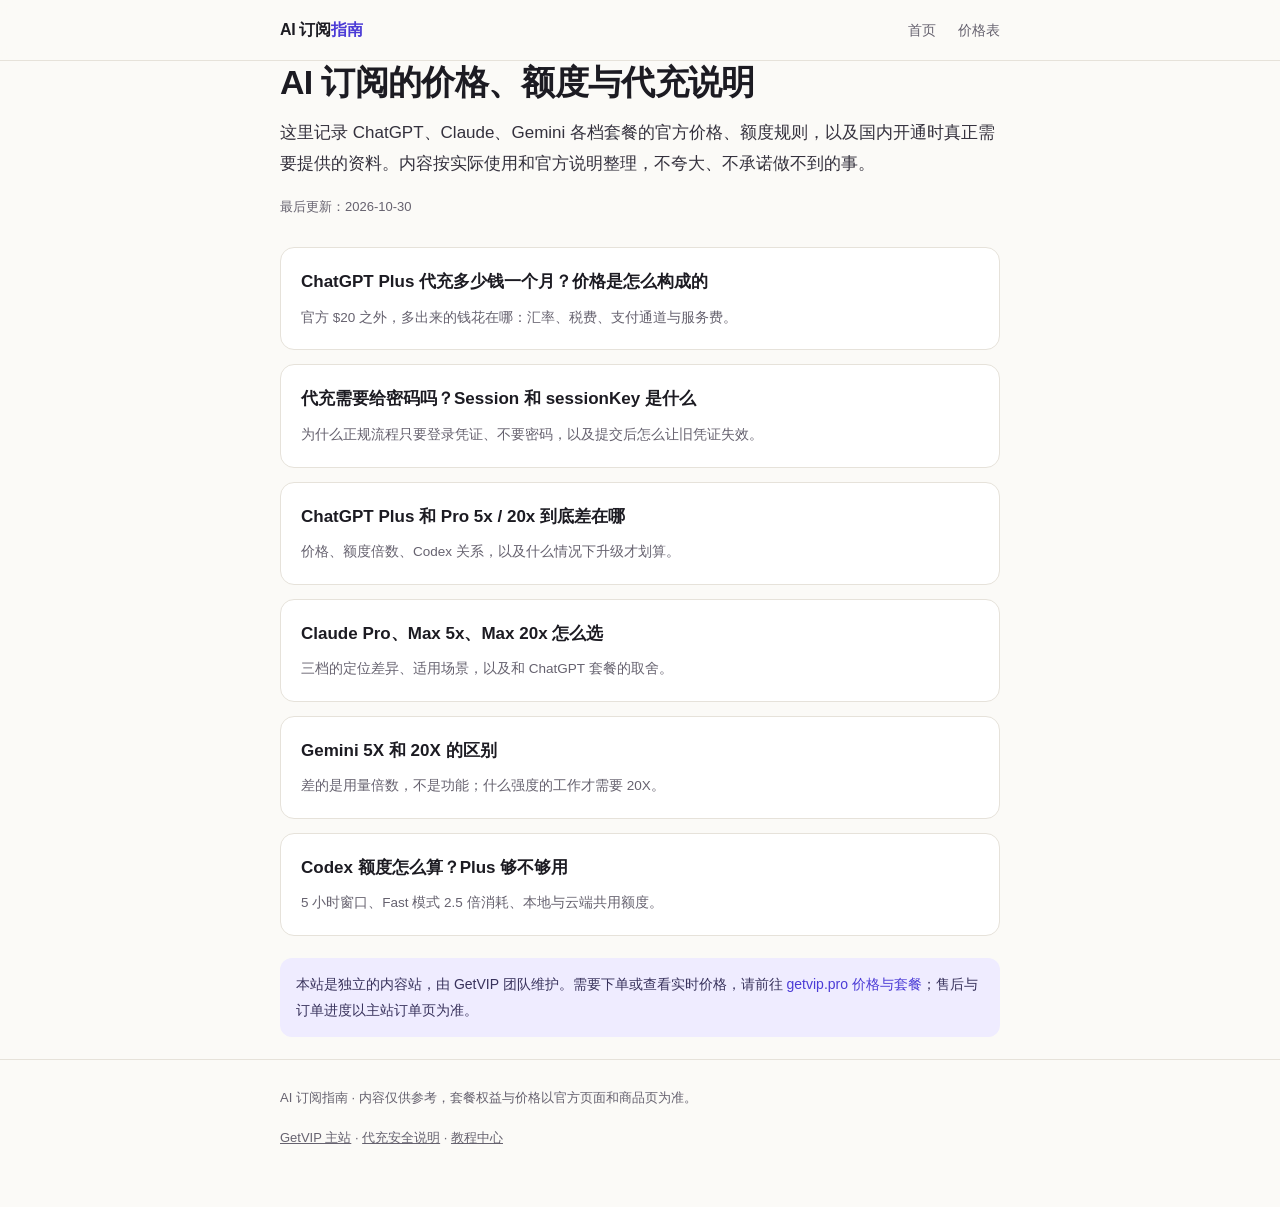
<file: index.html>
<!doctype html>
<html lang="zh-CN">
<head>
<meta charset="utf-8">
<meta name="viewport" content="width=device-width, initial-scale=1">
<title>AI 订阅指南｜ChatGPT、Claude、Gemini 价格与代充说明</title>
<meta name="description" content="关于 ChatGPT Plus / Pro、Claude Pro / Max、Gemini 5X / 20X 的价格构成、额度规则、代充所需资料与风险说明，持续更新。">
<link rel="canonical" href="https://mulfrion.github.io/ai-sub-guide/">
<meta property="og:title" content="AI 订阅指南｜价格、额度与代充说明">
<meta property="og:description" content="ChatGPT、Claude、Gemini 的价格构成、额度规则与代充资料说明。">
<meta property="og:type" content="website">
<meta property="og:url" content="https://mulfrion.github.io/ai-sub-guide/">
<link rel="stylesheet" href="assets/style.css">
<script type="application/ld+json">
{"@context":"https://schema.org","@type":"WebSite","name":"AI 订阅指南","url":"https://mulfrion.github.io/ai-sub-guide/","inLanguage":"zh-CN","description":"ChatGPT、Claude、Gemini 的价格、额度与代充说明。"}
</script>
</head>
<body>
<header class="site">
  <div class="wrap">
    <a class="brand" href="index.html">AI 订阅<span>指南</span></a>
    <nav>
      <a href="index.html">首页</a>
      <a href="https://getvip.pro/price">价格表</a>
    </nav>
  </div>
</header>
<main class="wrap">
  <h1>AI 订阅的价格、额度与代充说明</h1>
  <p class="lead">这里记录 ChatGPT、Claude、Gemini 各档套餐的官方价格、额度规则，以及国内开通时真正需要提供的资料。内容按实际使用和官方说明整理，不夸大、不承诺做不到的事。</p>
  <p class="meta">最后更新：2026-10-30</p>

  <ul class="card-list">
    <li><a class="card" href="articles/chatgpt-plus-price.html">
      <strong>ChatGPT Plus 代充多少钱一个月？价格是怎么构成的</strong>
      <span>官方 $20 之外，多出来的钱花在哪：汇率、税费、支付通道与服务费。</span>
    </a></li>
    <li><a class="card" href="articles/session-or-password.html">
      <strong>代充需要给密码吗？Session 和 sessionKey 是什么</strong>
      <span>为什么正规流程只要登录凭证、不要密码，以及提交后怎么让旧凭证失效。</span>
    </a></li>
    <li><a class="card" href="articles/plus-vs-pro.html">
      <strong>ChatGPT Plus 和 Pro 5x / 20x 到底差在哪</strong>
      <span>价格、额度倍数、Codex 关系，以及什么情况下升级才划算。</span>
    </a></li>
    <li><a class="card" href="articles/claude-plans.html">
      <strong>Claude Pro、Max 5x、Max 20x 怎么选</strong>
      <span>三档的定位差异、适用场景，以及和 ChatGPT 套餐的取舍。</span>
    </a></li>
    <li><a class="card" href="articles/gemini-5x-vs-20x.html">
      <strong>Gemini 5X 和 20X 的区别</strong>
      <span>差的是用量倍数，不是功能；什么强度的工作才需要 20X。</span>
    </a></li>
    <li><a class="card" href="articles/codex-quota.html">
      <strong>Codex 额度怎么算？Plus 够不够用</strong>
      <span>5 小时窗口、Fast 模式 2.5 倍消耗、本地与云端共用额度。</span>
    </a></li>
  </ul>

  <div class="note">
    本站是独立的内容站，由 GetVIP 团队维护。需要下单或查看实时价格，请前往
    <a href="https://getvip.pro/price">getvip.pro 价格与套餐</a>；售后与订单进度以主站订单页为准。
  </div>
</main>
<footer class="site">
  <div class="wrap">
    <p>AI 订阅指南 · 内容仅供参考，套餐权益与价格以官方页面和商品页为准。</p>
    <p><a href="https://getvip.pro">GetVIP 主站</a> · <a href="https://getvip.pro/safety">代充安全说明</a> · <a href="https://getvip.pro/guides">教程中心</a></p>
  </div>
</footer>
</body>
</html>
</file>
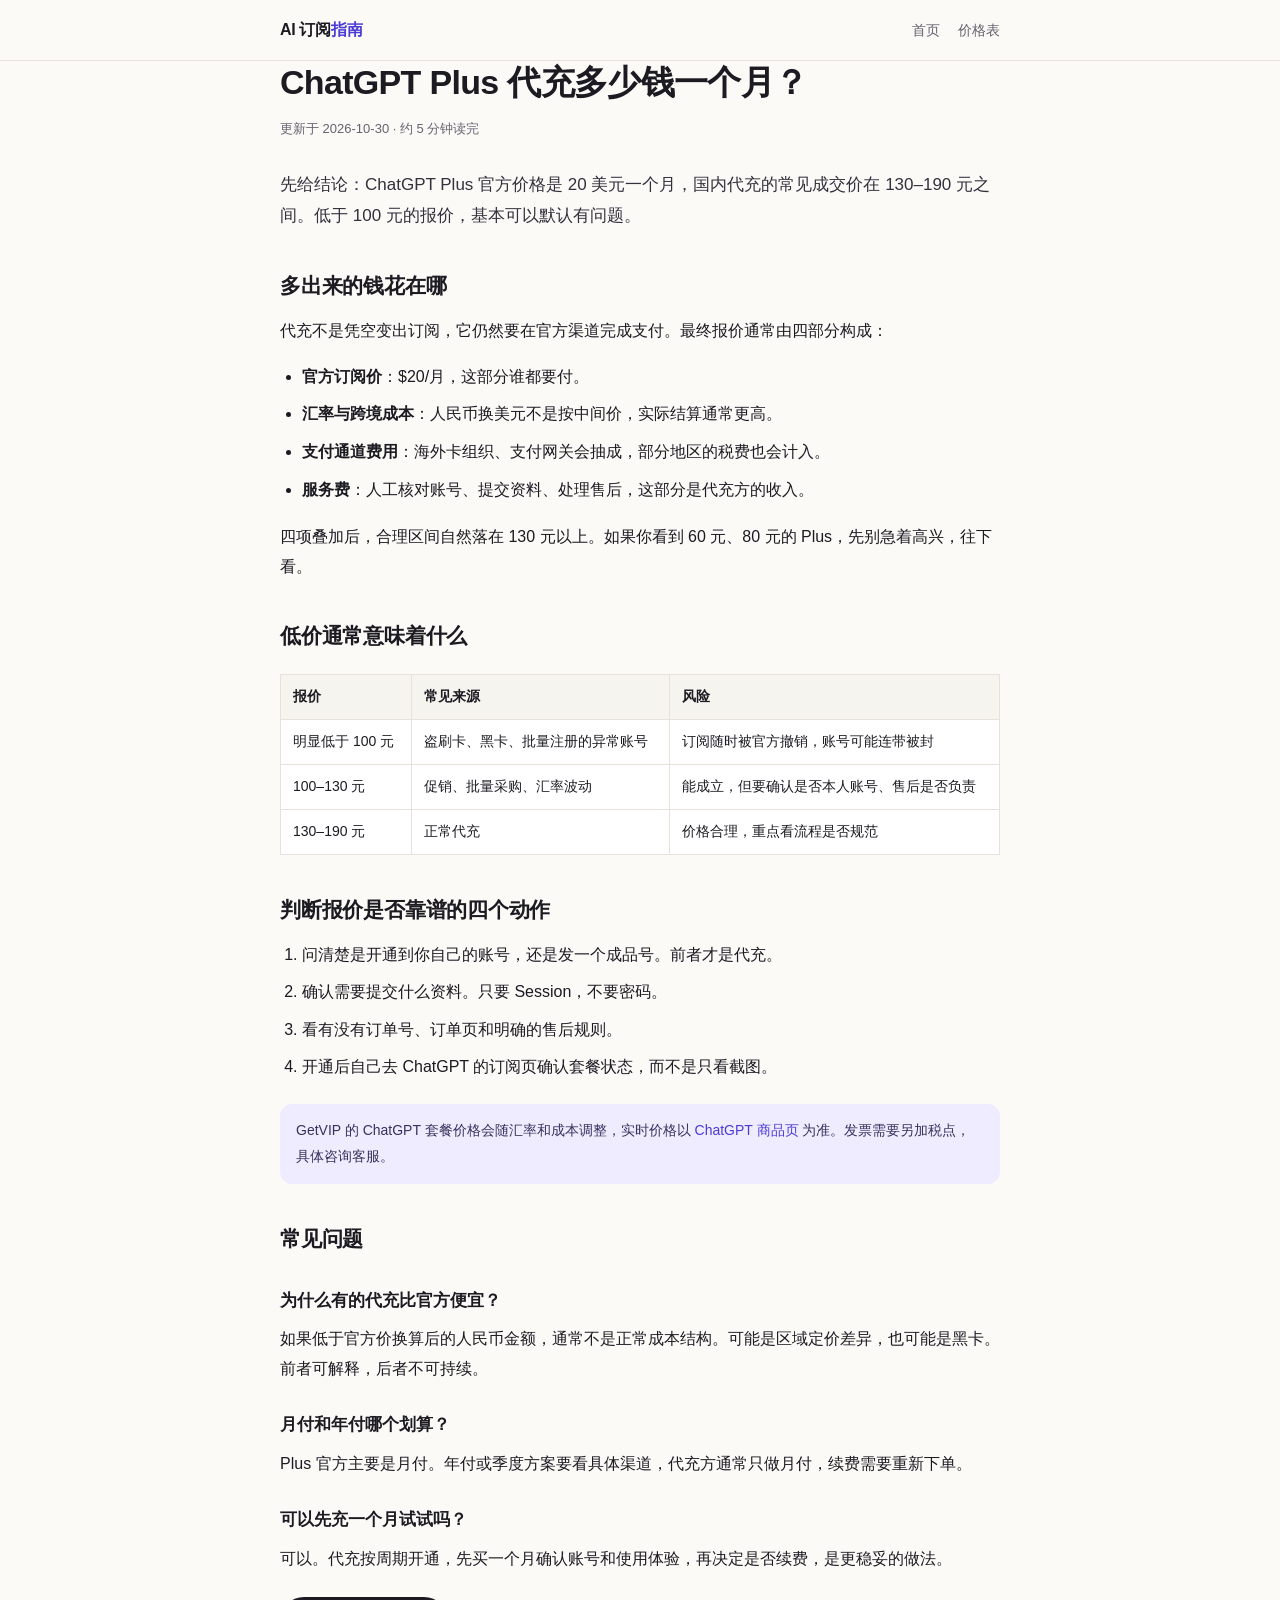
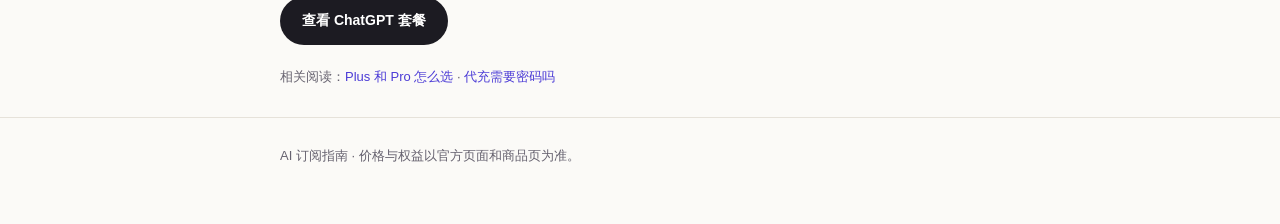
<file: articles/chatgpt-plus-price.html>
<!doctype html>
<html lang="zh-CN">
<head>
<meta charset="utf-8">
<meta name="viewport" content="width=device-width, initial-scale=1">
<title>ChatGPT Plus 代充多少钱一个月？价格构成与合理区间</title>
<meta name="description" content="ChatGPT Plus 官方 20 美元一个月，国内代充常见报价 130–190 元。拆解汇率、税费、支付通道和服务费，说明哪些低价不正常。">
<link rel="canonical" href="https://mulfrion.github.io/ai-sub-guide/articles/chatgpt-plus-price.html">
<meta property="og:title" content="ChatGPT Plus 代充多少钱一个月？">
<meta property="og:description" content="拆解 ChatGPT Plus 代充价格的构成，以及如何判断报价是否合理。">
<meta property="og:type" content="article">
<meta property="og:url" content="https://mulfrion.github.io/ai-sub-guide/articles/chatgpt-plus-price.html">
<link rel="stylesheet" href="../assets/style.css">
<script type="application/ld+json">
{"@context":"https://schema.org","@type":"Article","headline":"ChatGPT Plus 代充多少钱一个月？价格构成与合理区间","datePublished":"2026-10-30","dateModified":"2026-10-30","inLanguage":"zh-CN","author":{"@type":"Organization","name":"GetVIP"},"mainEntityOfPage":"https://mulfrion.github.io/ai-sub-guide/articles/chatgpt-plus-price.html"}
</script>
</head>
<body>
<header class="site">
  <div class="wrap">
    <a class="brand" href="../index.html">AI 订阅<span>指南</span></a>
    <nav><a href="../index.html">首页</a><a href="https://getvip.pro/price">价格表</a></nav>
  </div>
</header>
<main class="wrap">
  <h1>ChatGPT Plus 代充多少钱一个月？</h1>
  <p class="meta">更新于 2026-10-30 · 约 5 分钟读完</p>

  <p class="lead">先给结论：ChatGPT Plus 官方价格是 20 美元一个月，国内代充的常见成交价在 130–190 元之间。低于 100 元的报价，基本可以默认有问题。</p>

  <h2>多出来的钱花在哪</h2>
  <p>代充不是凭空变出订阅，它仍然要在官方渠道完成支付。最终报价通常由四部分构成：</p>
  <ul>
    <li><strong>官方订阅价</strong>：$20/月，这部分谁都要付。</li>
    <li><strong>汇率与跨境成本</strong>：人民币换美元不是按中间价，实际结算通常更高。</li>
    <li><strong>支付通道费用</strong>：海外卡组织、支付网关会抽成，部分地区的税费也会计入。</li>
    <li><strong>服务费</strong>：人工核对账号、提交资料、处理售后，这部分是代充方的收入。</li>
  </ul>
  <p>四项叠加后，合理区间自然落在 130 元以上。如果你看到 60 元、80 元的 Plus，先别急着高兴，往下看。</p>

  <h2>低价通常意味着什么</h2>
  <div class="table-wrap">
  <table>
    <thead><tr><th>报价</th><th>常见来源</th><th>风险</th></tr></thead>
    <tbody>
      <tr><td>明显低于 100 元</td><td>盗刷卡、黑卡、批量注册的异常账号</td><td>订阅随时被官方撤销，账号可能连带被封</td></tr>
      <tr><td>100–130 元</td><td>促销、批量采购、汇率波动</td><td>能成立，但要确认是否本人账号、售后是否负责</td></tr>
      <tr><td>130–190 元</td><td>正常代充</td><td>价格合理，重点看流程是否规范</td></tr>
    </tbody>
  </table>
  </div>

  <h2>判断报价是否靠谱的四个动作</h2>
  <ol>
    <li>问清楚是开通到你自己的账号，还是发一个成品号。前者才是代充。</li>
    <li>确认需要提交什么资料。只要 Session，不要密码。</li>
    <li>看有没有订单号、订单页和明确的售后规则。</li>
    <li>开通后自己去 ChatGPT 的订阅页确认套餐状态，而不是只看截图。</li>
  </ol>

  <div class="note">
    GetVIP 的 ChatGPT 套餐价格会随汇率和成本调整，实时价格以
    <a href="https://getvip.pro/product/chatgpt">ChatGPT 商品页</a> 为准。发票需要另加税点，具体咨询客服。
  </div>

  <h2>常见问题</h2>
  <h3>为什么有的代充比官方便宜？</h3>
  <p>如果低于官方价换算后的人民币金额，通常不是正常成本结构。可能是区域定价差异，也可能是黑卡。前者可解释，后者不可持续。</p>
  <h3>月付和年付哪个划算？</h3>
  <p>Plus 官方主要是月付。年付或季度方案要看具体渠道，代充方通常只做月付，续费需要重新下单。</p>
  <h3>可以先充一个月试试吗？</h3>
  <p>可以。代充按周期开通，先买一个月确认账号和使用体验，再决定是否续费，是更稳妥的做法。</p>

  <p><a class="cta" href="https://getvip.pro/product/chatgpt">查看 ChatGPT 套餐</a></p>
  <p class="meta">相关阅读：<a href="plus-vs-pro.html">Plus 和 Pro 怎么选</a> · <a href="session-or-password.html">代充需要密码吗</a></p>
</main>
<footer class="site"><div class="wrap"><p>AI 订阅指南 · 价格与权益以官方页面和商品页为准。</p></div></footer>
</body>
</html>
</file>
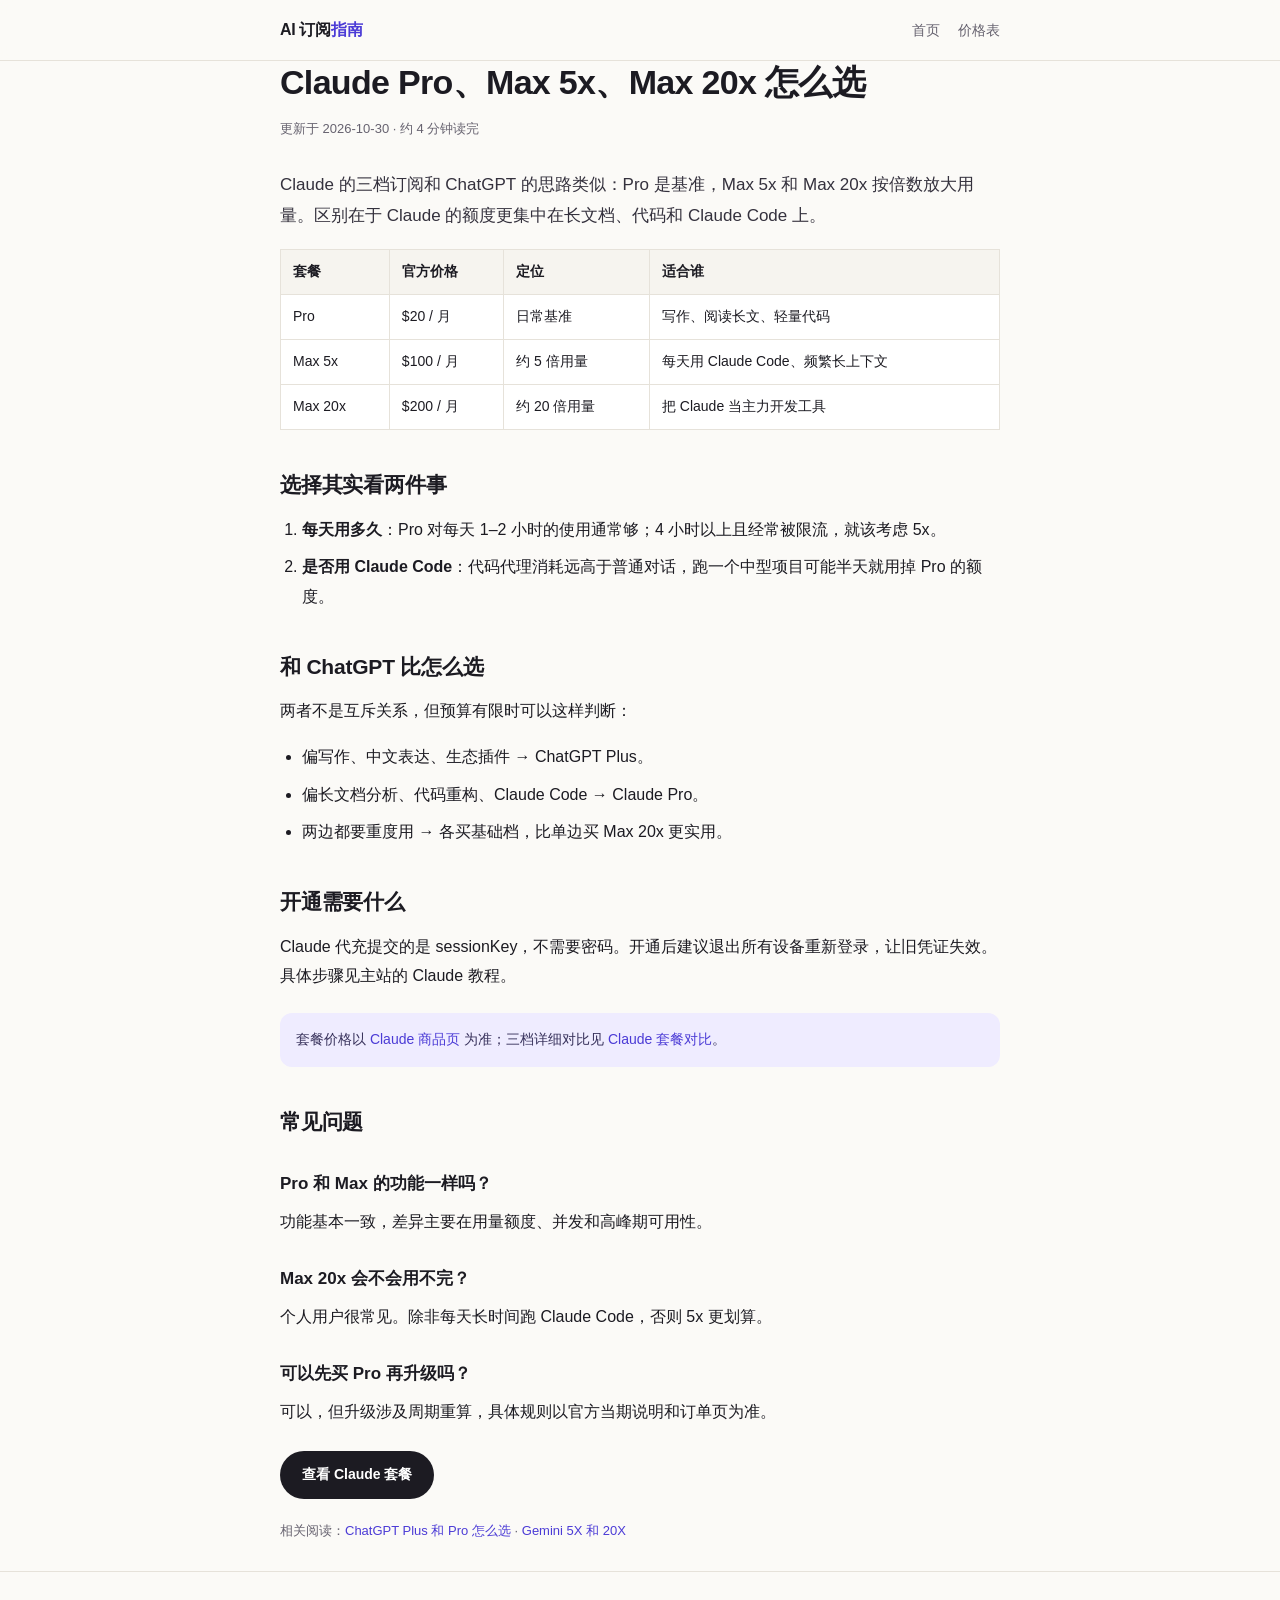
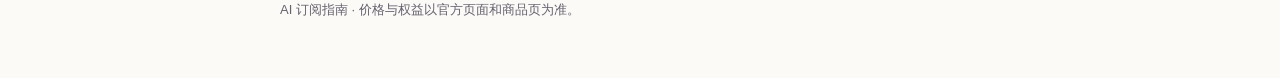
<file: articles/claude-plans.html>
<!doctype html>
<html lang="zh-CN">
<head>
<meta charset="utf-8">
<meta name="viewport" content="width=device-width, initial-scale=1">
<title>Claude Pro、Max 5x、Max 20x 怎么选</title>
<meta name="description" content="Claude Pro 20 美元、Max 5x 100 美元、Max 20x 200 美元。三档定位、用量差异、Claude Code 使用强度，以及和 ChatGPT 套餐的取舍。">
<link rel="canonical" href="https://mulfrion.github.io/ai-sub-guide/articles/claude-plans.html">
<meta property="og:title" content="Claude Pro、Max 5x、Max 20x 怎么选">
<meta property="og:description" content="三档订阅的用量差异与选择建议。">
<meta property="og:type" content="article">
<meta property="og:url" content="https://mulfrion.github.io/ai-sub-guide/articles/claude-plans.html">
<link rel="stylesheet" href="../assets/style.css">
<script type="application/ld+json">
{"@context":"https://schema.org","@type":"Article","headline":"Claude Pro、Max 5x、Max 20x 怎么选","datePublished":"2026-10-30","dateModified":"2026-10-30","inLanguage":"zh-CN","author":{"@type":"Organization","name":"GetVIP"},"mainEntityOfPage":"https://mulfrion.github.io/ai-sub-guide/articles/claude-plans.html"}
</script>
</head>
<body>
<header class="site">
  <div class="wrap">
    <a class="brand" href="../index.html">AI 订阅<span>指南</span></a>
    <nav><a href="../index.html">首页</a><a href="https://getvip.pro/price">价格表</a></nav>
  </div>
</header>
<main class="wrap">
  <h1>Claude Pro、Max 5x、Max 20x 怎么选</h1>
  <p class="meta">更新于 2026-10-30 · 约 4 分钟读完</p>

  <p class="lead">Claude 的三档订阅和 ChatGPT 的思路类似：Pro 是基准，Max 5x 和 Max 20x 按倍数放大用量。区别在于 Claude 的额度更集中在长文档、代码和 Claude Code 上。</p>

  <div class="table-wrap">
  <table>
    <thead><tr><th>套餐</th><th>官方价格</th><th>定位</th><th>适合谁</th></tr></thead>
    <tbody>
      <tr><td>Pro</td><td>$20 / 月</td><td>日常基准</td><td>写作、阅读长文、轻量代码</td></tr>
      <tr><td>Max 5x</td><td>$100 / 月</td><td>约 5 倍用量</td><td>每天用 Claude Code、频繁长上下文</td></tr>
      <tr><td>Max 20x</td><td>$200 / 月</td><td>约 20 倍用量</td><td>把 Claude 当主力开发工具</td></tr>
    </tbody>
  </table>
  </div>

  <h2>选择其实看两件事</h2>
  <ol>
    <li><strong>每天用多久</strong>：Pro 对每天 1–2 小时的使用通常够；4 小时以上且经常被限流，就该考虑 5x。</li>
    <li><strong>是否用 Claude Code</strong>：代码代理消耗远高于普通对话，跑一个中型项目可能半天就用掉 Pro 的额度。</li>
  </ol>

  <h2>和 ChatGPT 比怎么选</h2>
  <p>两者不是互斥关系，但预算有限时可以这样判断：</p>
  <ul>
    <li>偏写作、中文表达、生态插件 → ChatGPT Plus。</li>
    <li>偏长文档分析、代码重构、Claude Code → Claude Pro。</li>
    <li>两边都要重度用 → 各买基础档，比单边买 Max 20x 更实用。</li>
  </ul>

  <h2>开通需要什么</h2>
  <p>Claude 代充提交的是 sessionKey，不需要密码。开通后建议退出所有设备重新登录，让旧凭证失效。具体步骤见主站的 Claude 教程。</p>

  <div class="note">
    套餐价格以 <a href="https://getvip.pro/product/claude">Claude 商品页</a> 为准；三档详细对比见
    <a href="https://getvip.pro/compare/claude-plans">Claude 套餐对比</a>。
  </div>

  <h2>常见问题</h2>
  <h3>Pro 和 Max 的功能一样吗？</h3>
  <p>功能基本一致，差异主要在用量额度、并发和高峰期可用性。</p>
  <h3>Max 20x 会不会用不完？</h3>
  <p>个人用户很常见。除非每天长时间跑 Claude Code，否则 5x 更划算。</p>
  <h3>可以先买 Pro 再升级吗？</h3>
  <p>可以，但升级涉及周期重算，具体规则以官方当期说明和订单页为准。</p>

  <p><a class="cta" href="https://getvip.pro/product/claude">查看 Claude 套餐</a></p>
  <p class="meta">相关阅读：<a href="plus-vs-pro.html">ChatGPT Plus 和 Pro 怎么选</a> · <a href="gemini-5x-vs-20x.html">Gemini 5X 和 20X</a></p>
</main>
<footer class="site"><div class="wrap"><p>AI 订阅指南 · 价格与权益以官方页面和商品页为准。</p></div></footer>
</body>
</html>
</file>
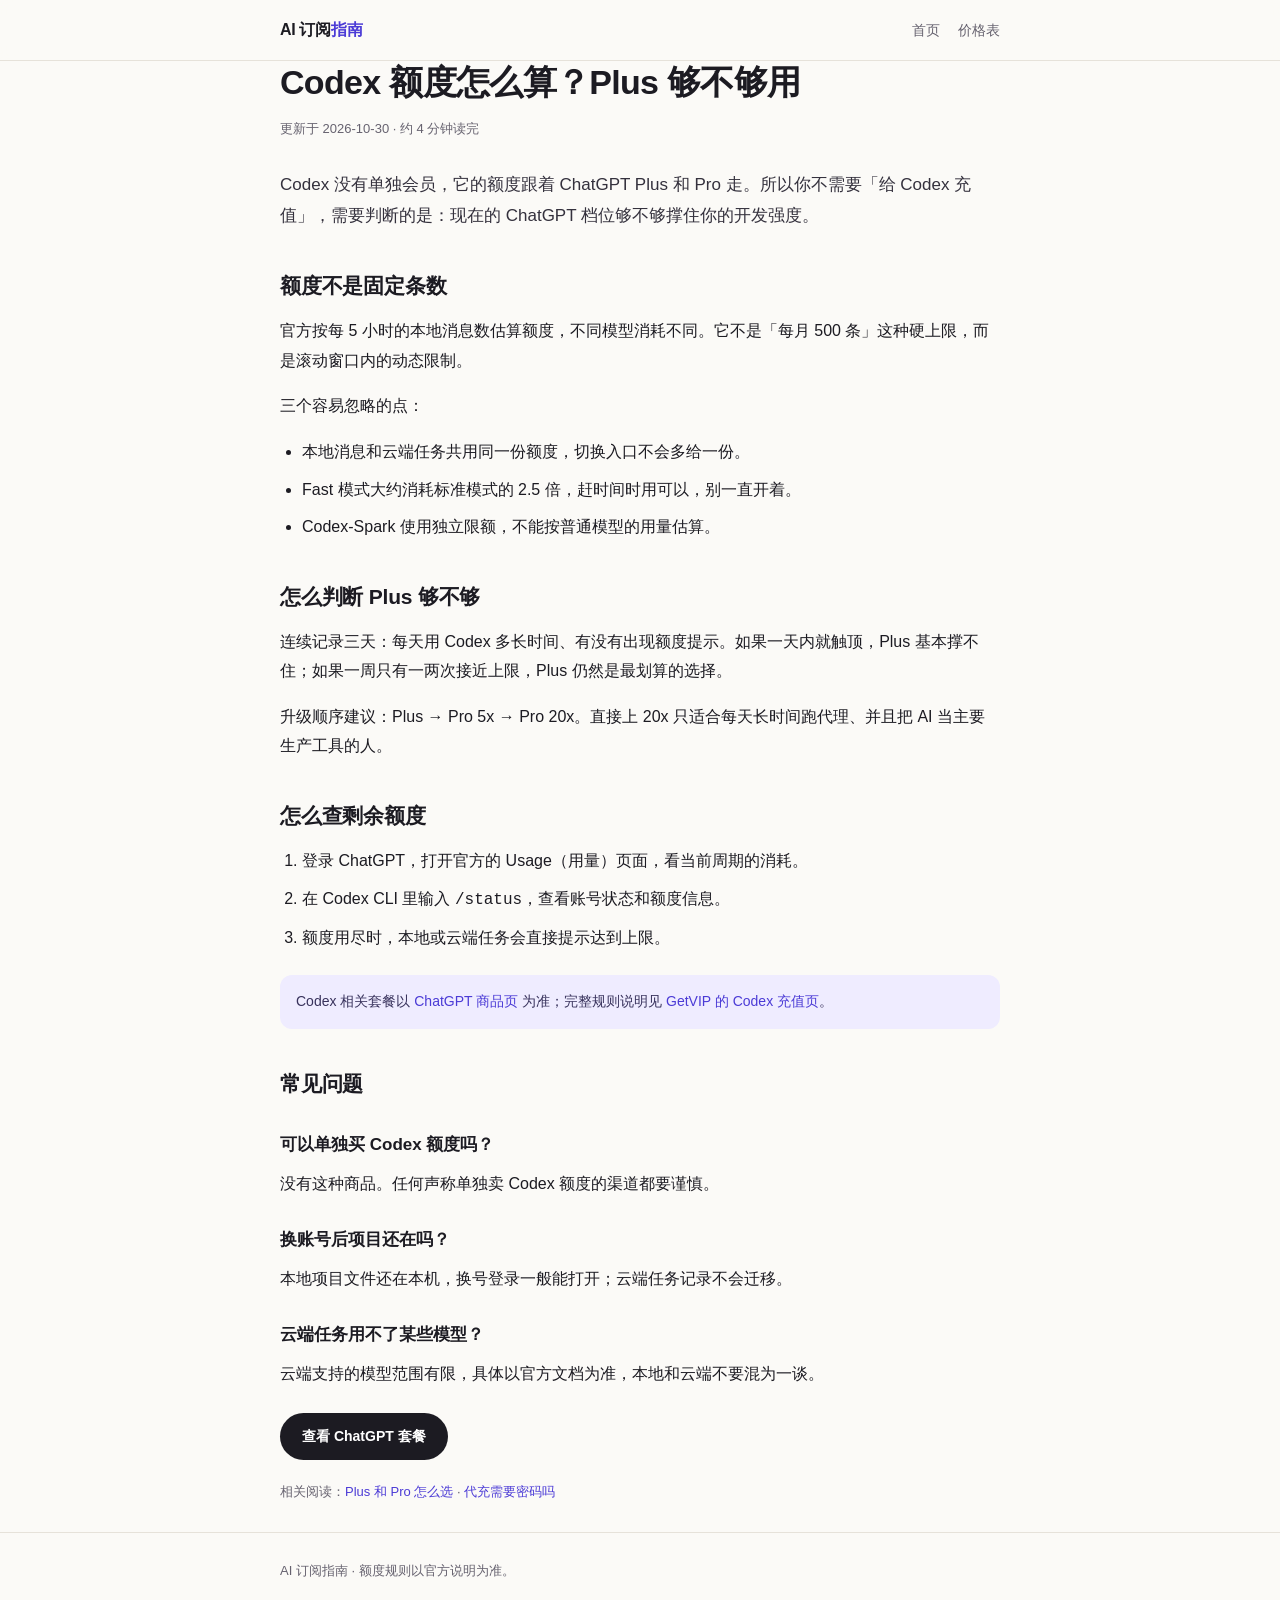
<file: articles/codex-quota.html>
<!doctype html>
<html lang="zh-CN">
<head>
<meta charset="utf-8">
<meta name="viewport" content="width=device-width, initial-scale=1">
<title>Codex 额度怎么算？Plus 够不够用</title>
<meta name="description" content="Codex 没有单独会员，额度随 ChatGPT Plus / Pro 提供。按 5 小时窗口估算、本地与云端共用、Fast 模式 2.5 倍消耗，以及怎么查剩余额度。">
<link rel="canonical" href="https://mulfrion.github.io/ai-sub-guide/articles/codex-quota.html">
<meta property="og:title" content="Codex 额度怎么算？Plus 够不够用">
<meta property="og:description" content="5 小时窗口、共用额度、Fast 模式消耗与查额度方法。">
<meta property="og:type" content="article">
<meta property="og:url" content="https://mulfrion.github.io/ai-sub-guide/articles/codex-quota.html">
<link rel="stylesheet" href="../assets/style.css">
<script type="application/ld+json">
{"@context":"https://schema.org","@type":"Article","headline":"Codex 额度怎么算？Plus 够不够用","datePublished":"2026-10-30","dateModified":"2026-10-30","inLanguage":"zh-CN","author":{"@type":"Organization","name":"GetVIP"},"mainEntityOfPage":"https://mulfrion.github.io/ai-sub-guide/articles/codex-quota.html"}
</script>
</head>
<body>
<header class="site">
  <div class="wrap">
    <a class="brand" href="../index.html">AI 订阅<span>指南</span></a>
    <nav><a href="../index.html">首页</a><a href="https://getvip.pro/price">价格表</a></nav>
  </div>
</header>
<main class="wrap">
  <h1>Codex 额度怎么算？Plus 够不够用</h1>
  <p class="meta">更新于 2026-10-30 · 约 4 分钟读完</p>

  <p class="lead">Codex 没有单独会员，它的额度跟着 ChatGPT Plus 和 Pro 走。所以你不需要「给 Codex 充值」，需要判断的是：现在的 ChatGPT 档位够不够撑住你的开发强度。</p>

  <h2>额度不是固定条数</h2>
  <p>官方按每 5 小时的本地消息数估算额度，不同模型消耗不同。它不是「每月 500 条」这种硬上限，而是滚动窗口内的动态限制。</p>
  <p>三个容易忽略的点：</p>
  <ul>
    <li>本地消息和云端任务共用同一份额度，切换入口不会多给一份。</li>
    <li>Fast 模式大约消耗标准模式的 2.5 倍，赶时间时用可以，别一直开着。</li>
    <li>Codex-Spark 使用独立限额，不能按普通模型的用量估算。</li>
  </ul>

  <h2>怎么判断 Plus 够不够</h2>
  <p>连续记录三天：每天用 Codex 多长时间、有没有出现额度提示。如果一天内就触顶，Plus 基本撑不住；如果一周只有一两次接近上限，Plus 仍然是最划算的选择。</p>
  <p>升级顺序建议：Plus → Pro 5x → Pro 20x。直接上 20x 只适合每天长时间跑代理、并且把 AI 当主要生产工具的人。</p>

  <h2>怎么查剩余额度</h2>
  <ol>
    <li>登录 ChatGPT，打开官方的 Usage（用量）页面，看当前周期的消耗。</li>
    <li>在 Codex CLI 里输入 <code>/status</code>，查看账号状态和额度信息。</li>
    <li>额度用尽时，本地或云端任务会直接提示达到上限。</li>
  </ol>

  <div class="note">
    Codex 相关套餐以 <a href="https://getvip.pro/product/chatgpt">ChatGPT 商品页</a> 为准；完整规则说明见
    <a href="https://getvip.pro/codex">GetVIP 的 Codex 充值页</a>。
  </div>

  <h2>常见问题</h2>
  <h3>可以单独买 Codex 额度吗？</h3>
  <p>没有这种商品。任何声称单独卖 Codex 额度的渠道都要谨慎。</p>
  <h3>换账号后项目还在吗？</h3>
  <p>本地项目文件还在本机，换号登录一般能打开；云端任务记录不会迁移。</p>
  <h3>云端任务用不了某些模型？</h3>
  <p>云端支持的模型范围有限，具体以官方文档为准，本地和云端不要混为一谈。</p>

  <p><a class="cta" href="https://getvip.pro/product/chatgpt">查看 ChatGPT 套餐</a></p>
  <p class="meta">相关阅读：<a href="plus-vs-pro.html">Plus 和 Pro 怎么选</a> · <a href="session-or-password.html">代充需要密码吗</a></p>
</main>
<footer class="site"><div class="wrap"><p>AI 订阅指南 · 额度规则以官方说明为准。</p></div></footer>
</body>
</html>
</file>
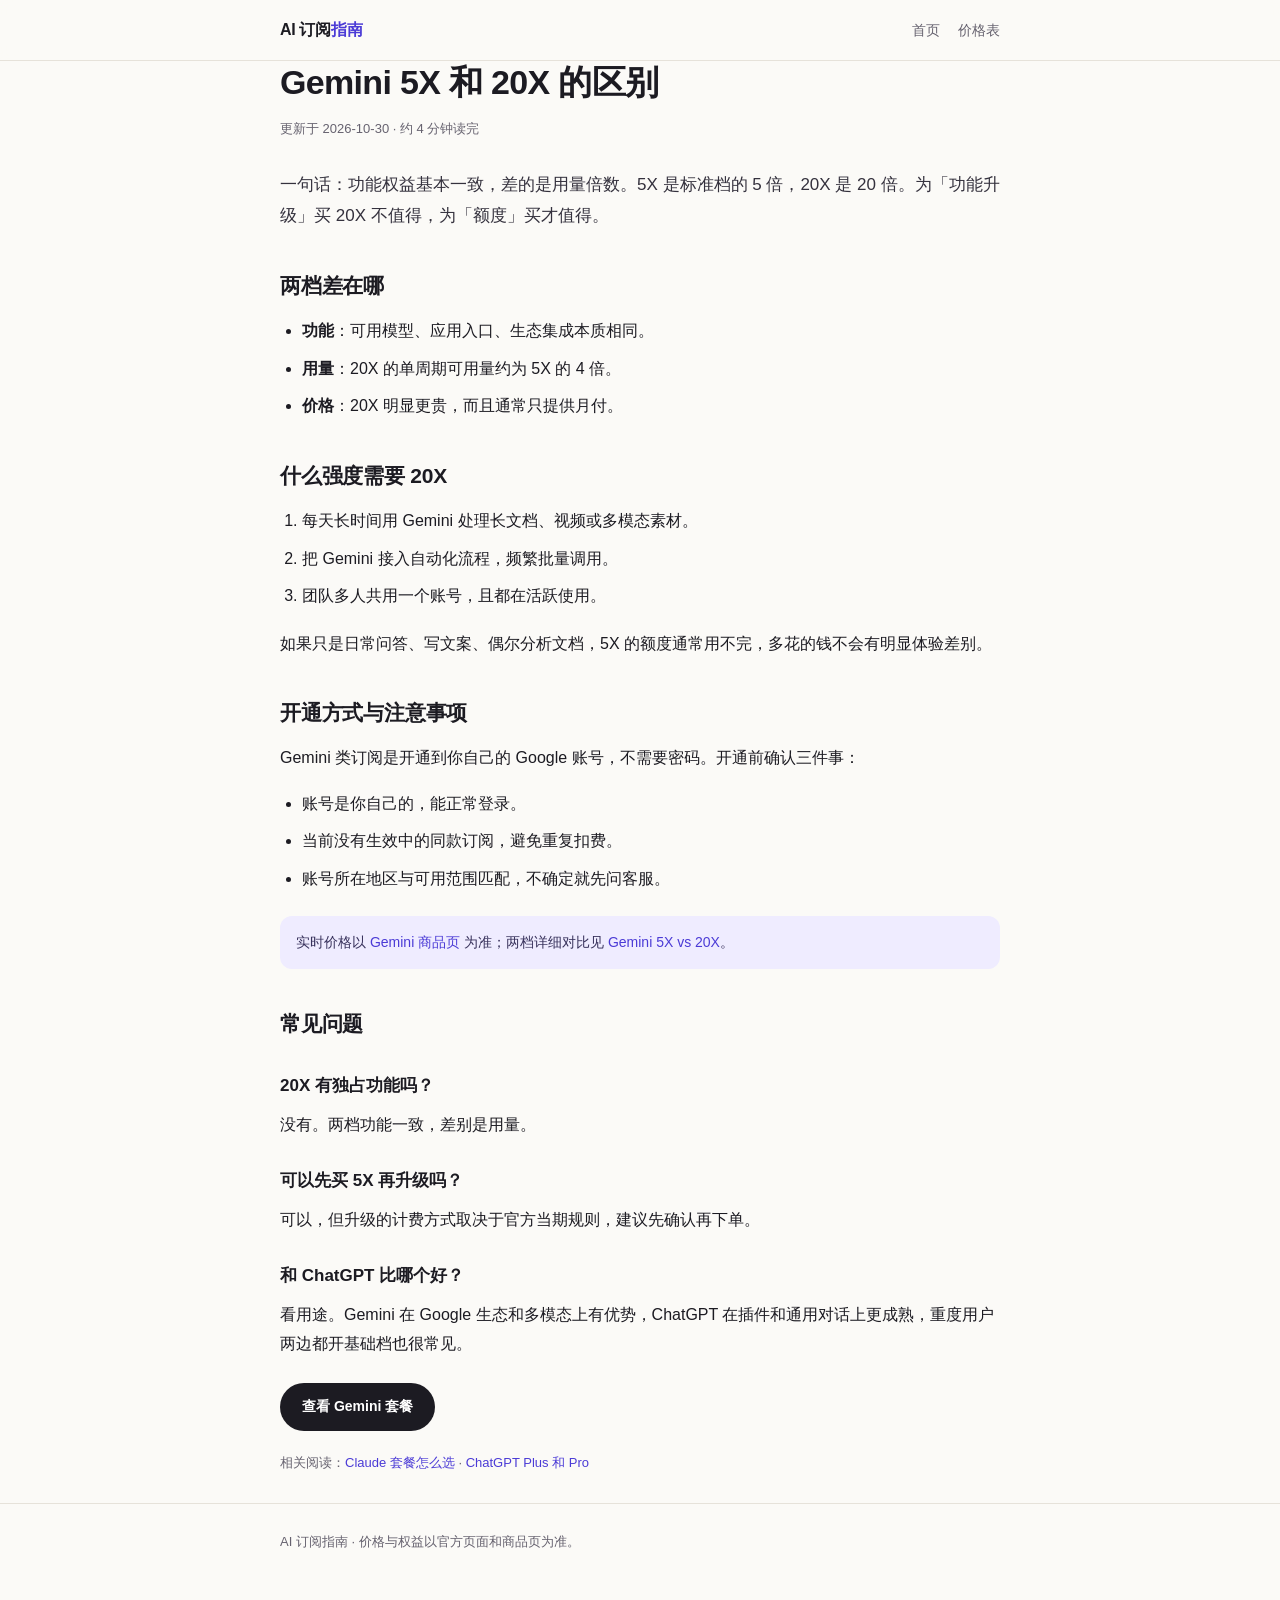
<file: articles/gemini-5x-vs-20x.html>
<!doctype html>
<html lang="zh-CN">
<head>
<meta charset="utf-8">
<meta name="viewport" content="width=device-width, initial-scale=1">
<title>Gemini 5X 和 20X 的区别：差的是用量不是功能</title>
<meta name="description" content="Google AI 的 5X 与 20X 档位差别在用量倍数，功能权益基本一致。说明什么强度的工作才需要 20X，以及开通到本人账号的流程。">
<link rel="canonical" href="https://mulfrion.github.io/ai-sub-guide/articles/gemini-5x-vs-20x.html">
<meta property="og:title" content="Gemini 5X 和 20X 的区别">
<meta property="og:description" content="功能一致，差别在用量倍数。">
<meta property="og:type" content="article">
<meta property="og:url" content="https://mulfrion.github.io/ai-sub-guide/articles/gemini-5x-vs-20x.html">
<link rel="stylesheet" href="../assets/style.css">
<script type="application/ld+json">
{"@context":"https://schema.org","@type":"Article","headline":"Gemini 5X 和 20X 的区别：差的是用量不是功能","datePublished":"2026-10-30","dateModified":"2026-10-30","inLanguage":"zh-CN","author":{"@type":"Organization","name":"GetVIP"},"mainEntityOfPage":"https://mulfrion.github.io/ai-sub-guide/articles/gemini-5x-vs-20x.html"}
</script>
</head>
<body>
<header class="site">
  <div class="wrap">
    <a class="brand" href="../index.html">AI 订阅<span>指南</span></a>
    <nav><a href="../index.html">首页</a><a href="https://getvip.pro/price">价格表</a></nav>
  </div>
</header>
<main class="wrap">
  <h1>Gemini 5X 和 20X 的区别</h1>
  <p class="meta">更新于 2026-10-30 · 约 4 分钟读完</p>

  <p class="lead">一句话：功能权益基本一致，差的是用量倍数。5X 是标准档的 5 倍，20X 是 20 倍。为「功能升级」买 20X 不值得，为「额度」买才值得。</p>

  <h2>两档差在哪</h2>
  <ul>
    <li><strong>功能</strong>：可用模型、应用入口、生态集成本质相同。</li>
    <li><strong>用量</strong>：20X 的单周期可用量约为 5X 的 4 倍。</li>
    <li><strong>价格</strong>：20X 明显更贵，而且通常只提供月付。</li>
  </ul>

  <h2>什么强度需要 20X</h2>
  <ol>
    <li>每天长时间用 Gemini 处理长文档、视频或多模态素材。</li>
    <li>把 Gemini 接入自动化流程，频繁批量调用。</li>
    <li>团队多人共用一个账号，且都在活跃使用。</li>
  </ol>
  <p>如果只是日常问答、写文案、偶尔分析文档，5X 的额度通常用不完，多花的钱不会有明显体验差别。</p>

  <h2>开通方式与注意事项</h2>
  <p>Gemini 类订阅是开通到你自己的 Google 账号，不需要密码。开通前确认三件事：</p>
  <ul>
    <li>账号是你自己的，能正常登录。</li>
    <li>当前没有生效中的同款订阅，避免重复扣费。</li>
    <li>账号所在地区与可用范围匹配，不确定就先问客服。</li>
  </ul>

  <div class="note">
    实时价格以 <a href="https://getvip.pro/product/gemini">Gemini 商品页</a> 为准；两档详细对比见
    <a href="https://getvip.pro/compare/gemini-5x-vs-20x">Gemini 5X vs 20X</a>。
  </div>

  <h2>常见问题</h2>
  <h3>20X 有独占功能吗？</h3>
  <p>没有。两档功能一致，差别是用量。</p>
  <h3>可以先买 5X 再升级吗？</h3>
  <p>可以，但升级的计费方式取决于官方当期规则，建议先确认再下单。</p>
  <h3>和 ChatGPT 比哪个好？</h3>
  <p>看用途。Gemini 在 Google 生态和多模态上有优势，ChatGPT 在插件和通用对话上更成熟，重度用户两边都开基础档也很常见。</p>

  <p><a class="cta" href="https://getvip.pro/product/gemini">查看 Gemini 套餐</a></p>
  <p class="meta">相关阅读：<a href="claude-plans.html">Claude 套餐怎么选</a> · <a href="plus-vs-pro.html">ChatGPT Plus 和 Pro</a></p>
</main>
<footer class="site"><div class="wrap"><p>AI 订阅指南 · 价格与权益以官方页面和商品页为准。</p></div></footer>
</body>
</html>
</file>
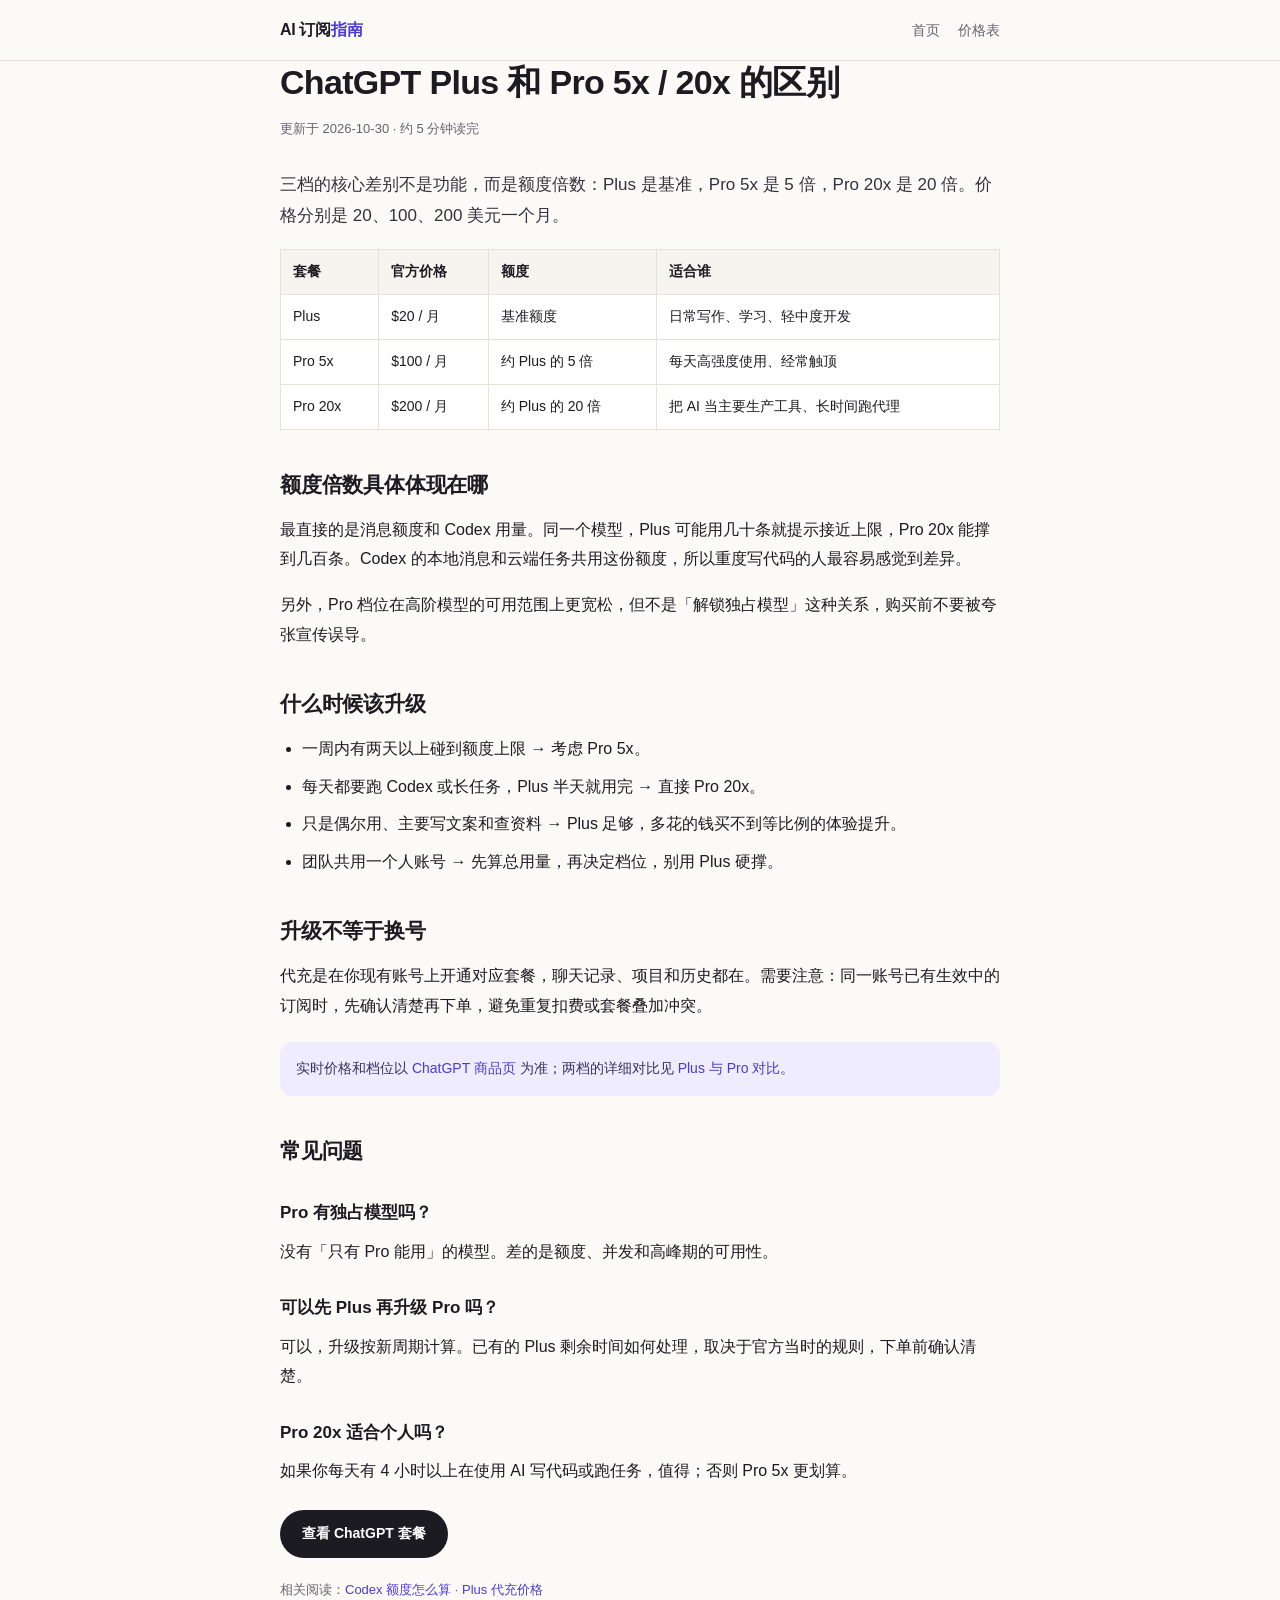
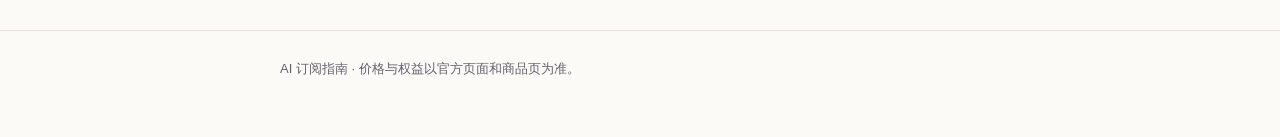
<file: articles/plus-vs-pro.html>
<!doctype html>
<html lang="zh-CN">
<head>
<meta charset="utf-8">
<meta name="viewport" content="width=device-width, initial-scale=1">
<title>ChatGPT Plus 和 Pro 5x / 20x 的区别，怎么选</title>
<meta name="description" content="ChatGPT Plus 20 美元、Pro 5x 100 美元、Pro 20x 200 美元。额度倍数、模型权限、Codex 关系，以及升级的判断标准。">
<link rel="canonical" href="https://mulfrion.github.io/ai-sub-guide/articles/plus-vs-pro.html">
<meta property="og:title" content="ChatGPT Plus 和 Pro 5x / 20x 的区别">
<meta property="og:description" content="三档套餐的价格、额度倍数与适用场景。">
<meta property="og:type" content="article">
<meta property="og:url" content="https://mulfrion.github.io/ai-sub-guide/articles/plus-vs-pro.html">
<link rel="stylesheet" href="../assets/style.css">
<script type="application/ld+json">
{"@context":"https://schema.org","@type":"Article","headline":"ChatGPT Plus 和 Pro 5x / 20x 的区别，怎么选","datePublished":"2026-10-30","dateModified":"2026-10-30","inLanguage":"zh-CN","author":{"@type":"Organization","name":"GetVIP"},"mainEntityOfPage":"https://mulfrion.github.io/ai-sub-guide/articles/plus-vs-pro.html"}
</script>
</head>
<body>
<header class="site">
  <div class="wrap">
    <a class="brand" href="../index.html">AI 订阅<span>指南</span></a>
    <nav><a href="../index.html">首页</a><a href="https://getvip.pro/price">价格表</a></nav>
  </div>
</header>
<main class="wrap">
  <h1>ChatGPT Plus 和 Pro 5x / 20x 的区别</h1>
  <p class="meta">更新于 2026-10-30 · 约 5 分钟读完</p>

  <p class="lead">三档的核心差别不是功能，而是额度倍数：Plus 是基准，Pro 5x 是 5 倍，Pro 20x 是 20 倍。价格分别是 20、100、200 美元一个月。</p>

  <div class="table-wrap">
  <table>
    <thead><tr><th>套餐</th><th>官方价格</th><th>额度</th><th>适合谁</th></tr></thead>
    <tbody>
      <tr><td>Plus</td><td>$20 / 月</td><td>基准额度</td><td>日常写作、学习、轻中度开发</td></tr>
      <tr><td>Pro 5x</td><td>$100 / 月</td><td>约 Plus 的 5 倍</td><td>每天高强度使用、经常触顶</td></tr>
      <tr><td>Pro 20x</td><td>$200 / 月</td><td>约 Plus 的 20 倍</td><td>把 AI 当主要生产工具、长时间跑代理</td></tr>
    </tbody>
  </table>
  </div>

  <h2>额度倍数具体体现在哪</h2>
  <p>最直接的是消息额度和 Codex 用量。同一个模型，Plus 可能用几十条就提示接近上限，Pro 20x 能撑到几百条。Codex 的本地消息和云端任务共用这份额度，所以重度写代码的人最容易感觉到差异。</p>
  <p>另外，Pro 档位在高阶模型的可用范围上更宽松，但不是「解锁独占模型」这种关系，购买前不要被夸张宣传误导。</p>

  <h2>什么时候该升级</h2>
  <ul>
    <li>一周内有两天以上碰到额度上限 → 考虑 Pro 5x。</li>
    <li>每天都要跑 Codex 或长任务，Plus 半天就用完 → 直接 Pro 20x。</li>
    <li>只是偶尔用、主要写文案和查资料 → Plus 足够，多花的钱买不到等比例的体验提升。</li>
    <li>团队共用一个人账号 → 先算总用量，再决定档位，别用 Plus 硬撑。</li>
  </ul>

  <h2>升级不等于换号</h2>
  <p>代充是在你现有账号上开通对应套餐，聊天记录、项目和历史都在。需要注意：同一账号已有生效中的订阅时，先确认清楚再下单，避免重复扣费或套餐叠加冲突。</p>

  <div class="note">
    实时价格和档位以 <a href="https://getvip.pro/product/chatgpt">ChatGPT 商品页</a> 为准；两档的详细对比见
    <a href="https://getvip.pro/compare/chatgpt-plus-vs-pro">Plus 与 Pro 对比</a>。
  </div>

  <h2>常见问题</h2>
  <h3>Pro 有独占模型吗？</h3>
  <p>没有「只有 Pro 能用」的模型。差的是额度、并发和高峰期的可用性。</p>
  <h3>可以先 Plus 再升级 Pro 吗？</h3>
  <p>可以，升级按新周期计算。已有的 Plus 剩余时间如何处理，取决于官方当时的规则，下单前确认清楚。</p>
  <h3>Pro 20x 适合个人吗？</h3>
  <p>如果你每天有 4 小时以上在使用 AI 写代码或跑任务，值得；否则 Pro 5x 更划算。</p>

  <p><a class="cta" href="https://getvip.pro/product/chatgpt">查看 ChatGPT 套餐</a></p>
  <p class="meta">相关阅读：<a href="codex-quota.html">Codex 额度怎么算</a> · <a href="chatgpt-plus-price.html">Plus 代充价格</a></p>
</main>
<footer class="site"><div class="wrap"><p>AI 订阅指南 · 价格与权益以官方页面和商品页为准。</p></div></footer>
</body>
</html>
</file>
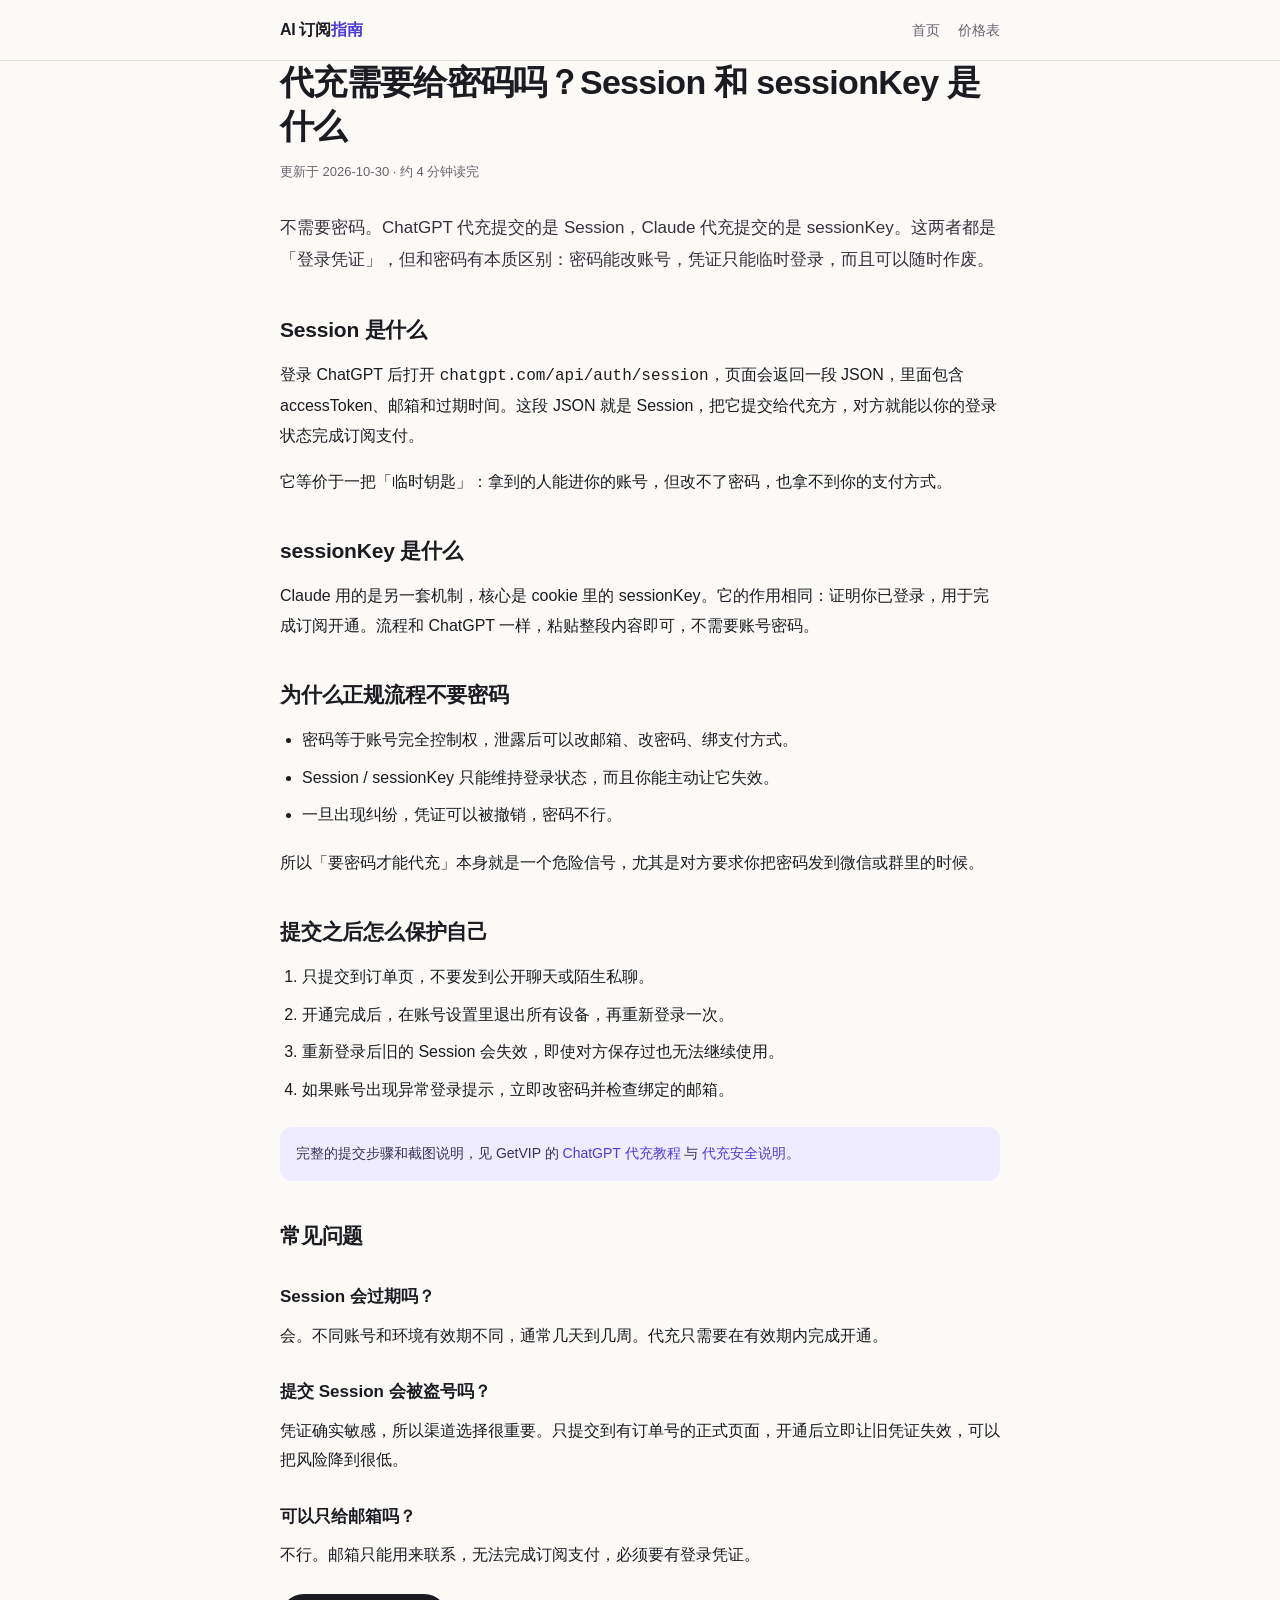
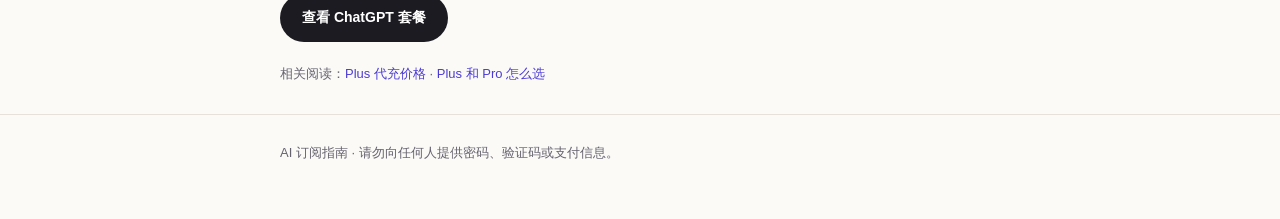
<file: articles/session-or-password.html>
<!doctype html>
<html lang="zh-CN">
<head>
<meta charset="utf-8">
<meta name="viewport" content="width=device-width, initial-scale=1">
<title>代充需要给密码吗？Session 与 sessionKey 是什么</title>
<meta name="description" content="ChatGPT 代充要提交 Session，Claude 要提交 sessionKey。解释两者是什么、为什么不需要密码，以及提交后如何让旧凭证失效。">
<link rel="canonical" href="https://mulfrion.github.io/ai-sub-guide/articles/session-or-password.html">
<meta property="og:title" content="代充需要给密码吗？Session 与 sessionKey 是什么">
<meta property="og:description" content="解释 Session / sessionKey 的作用与安全边界，为什么正规流程不要密码。">
<meta property="og:type" content="article">
<meta property="og:url" content="https://mulfrion.github.io/ai-sub-guide/articles/session-or-password.html">
<link rel="stylesheet" href="../assets/style.css">
<script type="application/ld+json">
{"@context":"https://schema.org","@type":"Article","headline":"代充需要给密码吗？Session 与 sessionKey 是什么","datePublished":"2026-10-30","dateModified":"2026-10-30","inLanguage":"zh-CN","author":{"@type":"Organization","name":"GetVIP"},"mainEntityOfPage":"https://mulfrion.github.io/ai-sub-guide/articles/session-or-password.html"}
</script>
</head>
<body>
<header class="site">
  <div class="wrap">
    <a class="brand" href="../index.html">AI 订阅<span>指南</span></a>
    <nav><a href="../index.html">首页</a><a href="https://getvip.pro/price">价格表</a></nav>
  </div>
</header>
<main class="wrap">
  <h1>代充需要给密码吗？Session 和 sessionKey 是什么</h1>
  <p class="meta">更新于 2026-10-30 · 约 4 分钟读完</p>

  <p class="lead">不需要密码。ChatGPT 代充提交的是 Session，Claude 代充提交的是 sessionKey。这两者都是「登录凭证」，但和密码有本质区别：密码能改账号，凭证只能临时登录，而且可以随时作废。</p>

  <h2>Session 是什么</h2>
  <p>登录 ChatGPT 后打开 <code>chatgpt.com/api/auth/session</code>，页面会返回一段 JSON，里面包含 accessToken、邮箱和过期时间。这段 JSON 就是 Session，把它提交给代充方，对方就能以你的登录状态完成订阅支付。</p>
  <p>它等价于一把「临时钥匙」：拿到的人能进你的账号，但改不了密码，也拿不到你的支付方式。</p>

  <h2>sessionKey 是什么</h2>
  <p>Claude 用的是另一套机制，核心是 cookie 里的 sessionKey。它的作用相同：证明你已登录，用于完成订阅开通。流程和 ChatGPT 一样，粘贴整段内容即可，不需要账号密码。</p>

  <h2>为什么正规流程不要密码</h2>
  <ul>
    <li>密码等于账号完全控制权，泄露后可以改邮箱、改密码、绑支付方式。</li>
    <li>Session / sessionKey 只能维持登录状态，而且你能主动让它失效。</li>
    <li>一旦出现纠纷，凭证可以被撤销，密码不行。</li>
  </ul>
  <p>所以「要密码才能代充」本身就是一个危险信号，尤其是对方要求你把密码发到微信或群里的时候。</p>

  <h2>提交之后怎么保护自己</h2>
  <ol>
    <li>只提交到订单页，不要发到公开聊天或陌生私聊。</li>
    <li>开通完成后，在账号设置里退出所有设备，再重新登录一次。</li>
    <li>重新登录后旧的 Session 会失效，即使对方保存过也无法继续使用。</li>
    <li>如果账号出现异常登录提示，立即改密码并检查绑定的邮箱。</li>
  </ol>

  <div class="note">
    完整的提交步骤和截图说明，见 GetVIP 的
    <a href="https://getvip.pro/guides/chatgpt-recharge">ChatGPT 代充教程</a> 与
    <a href="https://getvip.pro/safety">代充安全说明</a>。
  </div>

  <h2>常见问题</h2>
  <h3>Session 会过期吗？</h3>
  <p>会。不同账号和环境有效期不同，通常几天到几周。代充只需要在有效期内完成开通。</p>
  <h3>提交 Session 会被盗号吗？</h3>
  <p>凭证确实敏感，所以渠道选择很重要。只提交到有订单号的正式页面，开通后立即让旧凭证失效，可以把风险降到很低。</p>
  <h3>可以只给邮箱吗？</h3>
  <p>不行。邮箱只能用来联系，无法完成订阅支付，必须要有登录凭证。</p>

  <p><a class="cta" href="https://getvip.pro/product/chatgpt">查看 ChatGPT 套餐</a></p>
  <p class="meta">相关阅读：<a href="chatgpt-plus-price.html">Plus 代充价格</a> · <a href="plus-vs-pro.html">Plus 和 Pro 怎么选</a></p>
</main>
<footer class="site"><div class="wrap"><p>AI 订阅指南 · 请勿向任何人提供密码、验证码或支付信息。</p></div></footer>
</body>
</html>
</file>
<file: assets/style.css>
:root {
  --bg: #fbfaf7;
  --panel: #ffffff;
  --ink: #1c1b22;
  --muted: #66626f;
  --line: #e6e2da;
  --accent: #4b3bd6;
  --accent-soft: #efecff;
}
* { box-sizing: border-box; }
html { -webkit-text-size-adjust: 100%; }
body {
  margin: 0;
  background: var(--bg);
  color: var(--ink);
  font: 16px/1.85 -apple-system, BlinkMacSystemFont, "Segoe UI", "PingFang SC", "Hiragino Sans GB", "Microsoft YaHei", sans-serif;
}
a { color: var(--accent); text-decoration: none; }
a:hover { text-decoration: underline; text-underline-offset: 3px; }
.wrap { max-width: 760px; margin: 0 auto; padding: 0 20px; }
header.site {
  border-bottom: 1px solid var(--line);
  background: rgba(251, 250, 247, 0.9);
  backdrop-filter: blur(8px);
  position: sticky;
  top: 0;
  z-index: 10;
}
header.site .wrap {
  display: flex;
  align-items: center;
  justify-content: space-between;
  height: 60px;
}
.brand { font-weight: 800; letter-spacing: -0.02em; color: var(--ink); font-size: 16px; }
.brand span { color: var(--accent); }
header.site nav a { color: var(--muted); font-size: 14px; margin-left: 18px; }
main { padding: 44px 0 64px; }
h1 {
  font-size: clamp(26px, 5vw, 34px);
  line-height: 1.28;
  letter-spacing: -0.02em;
  margin: 0 0 12px;
}
.meta { color: var(--muted); font-size: 13px; margin-bottom: 28px; }
h2 { font-size: 21px; margin: 36px 0 10px; letter-spacing: -0.01em; }
h3 { font-size: 17px; margin: 26px 0 8px; }
p { margin: 0 0 16px; }
ul, ol { margin: 0 0 18px; padding-left: 22px; }
li { margin-bottom: 8px; }
.lead { font-size: 17px; color: #34313d; }
.note {
  background: var(--accent-soft);
  border-radius: 12px;
  padding: 14px 16px;
  font-size: 14px;
  color: #38325c;
  margin: 22px 0;
}
.table-wrap { overflow-x: auto; margin: 18px 0 22px; }
table { width: 100%; border-collapse: collapse; font-size: 14px; background: var(--panel); }
th, td { border: 1px solid var(--line); padding: 9px 12px; text-align: left; vertical-align: top; }
th { background: #f6f4ef; font-weight: 700; }
.card-list { list-style: none; padding: 0; margin: 28px 0 0; display: grid; gap: 14px; }
.card-list li { margin: 0; }
.card {
  display: block;
  background: var(--panel);
  border: 1px solid var(--line);
  border-radius: 14px;
  padding: 18px 20px;
  color: inherit;
}
.card:hover { border-color: #cfc9f5; text-decoration: none; }
.card strong { display: block; font-size: 17px; margin-bottom: 4px; }
.card span { color: var(--muted); font-size: 13.5px; }
footer.site {
  border-top: 1px solid var(--line);
  padding: 26px 0 40px;
  color: var(--muted);
  font-size: 13px;
}
footer.site a { color: var(--muted); text-decoration: underline; }
.cta {
  display: inline-block;
  background: var(--ink);
  color: #fff;
  border-radius: 999px;
  padding: 11px 22px;
  font-size: 14px;
  font-weight: 600;
  margin: 8px 0 4px;
}
.cta:hover { text-decoration: none; opacity: 0.9; }
</file>
